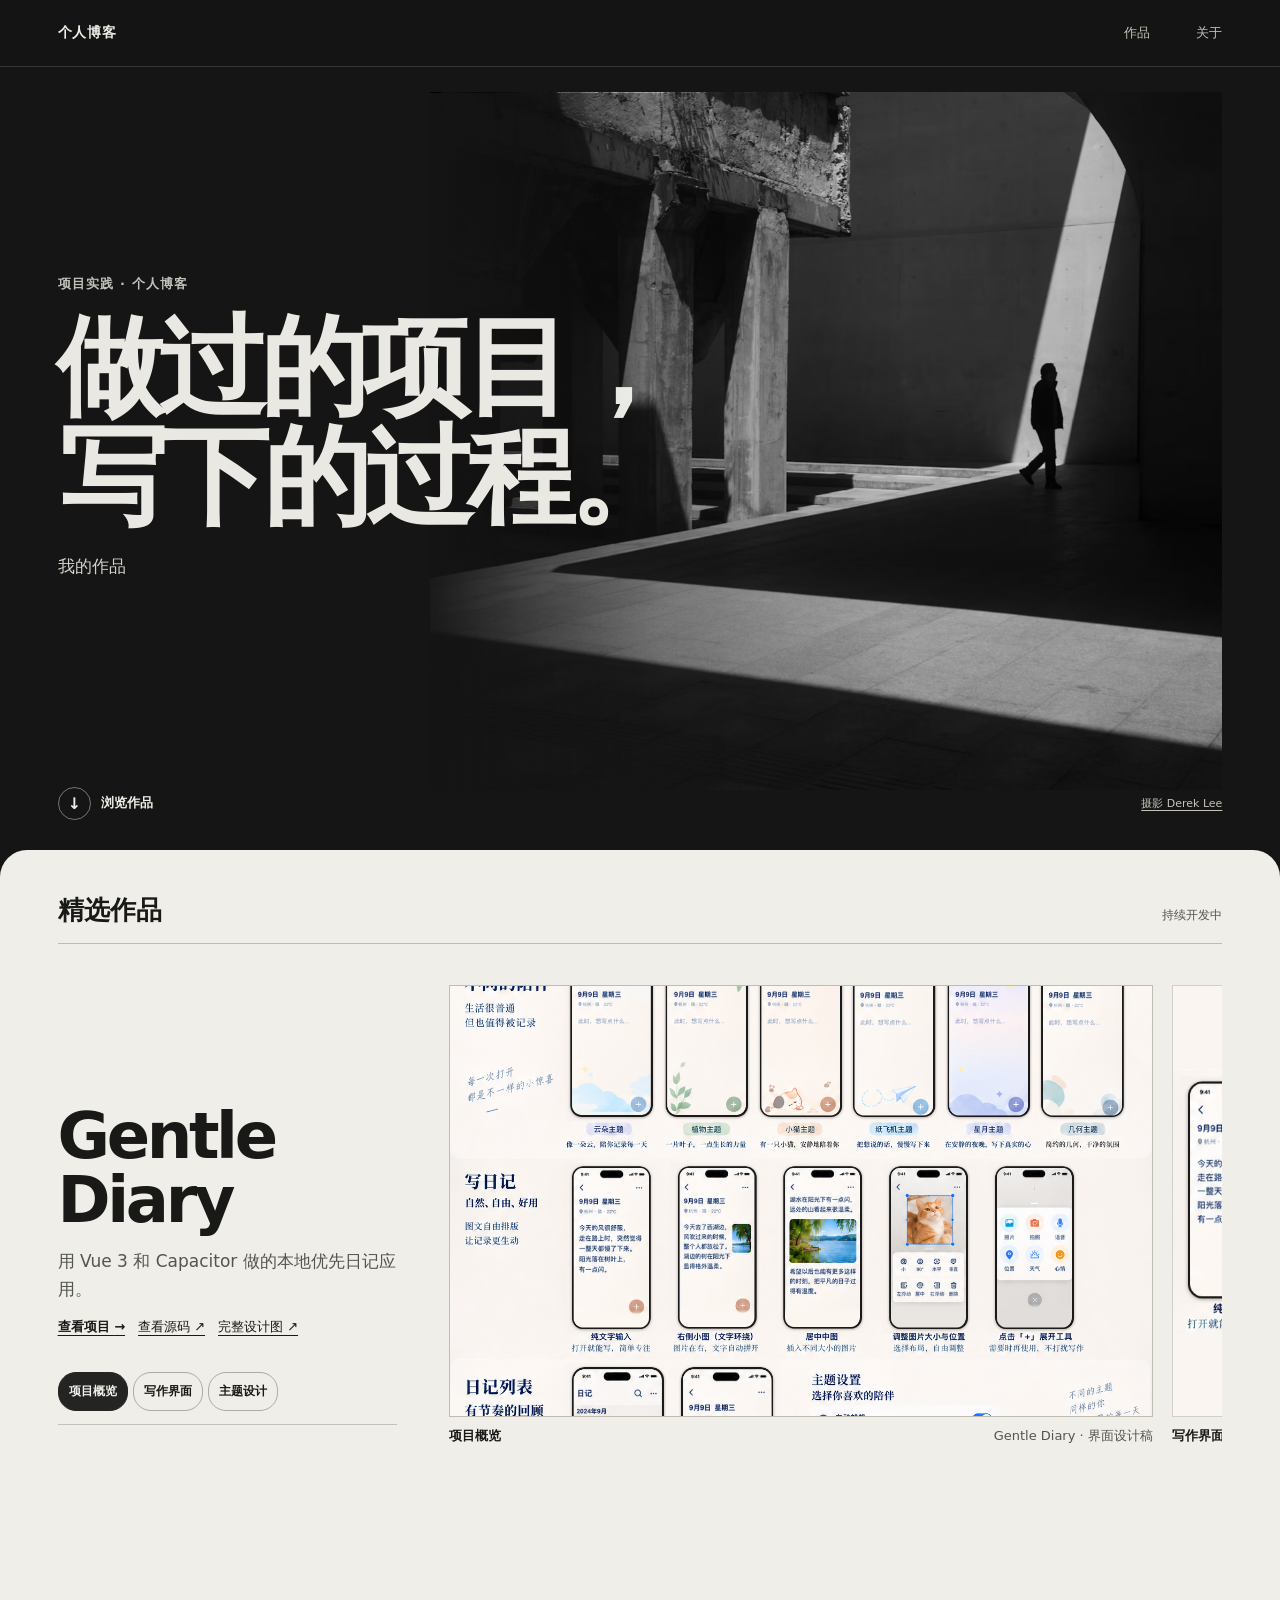
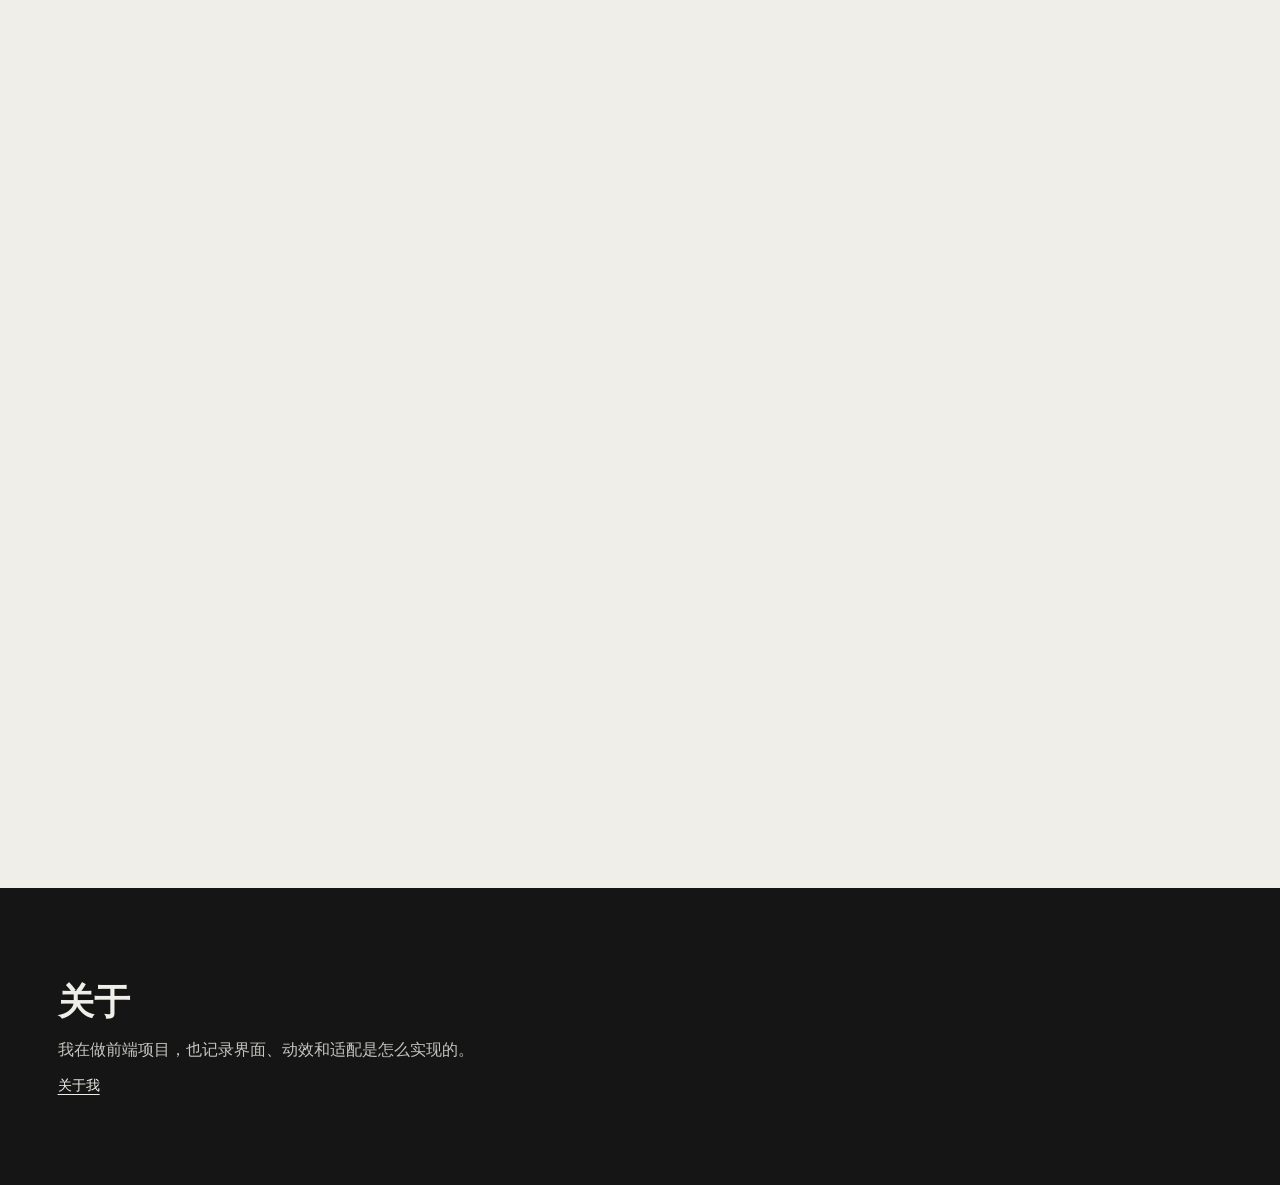
<file: index.html>
<!DOCTYPE html>
<html lang="zh-CN">
<head>
  <meta charset="utf-8">
  <meta name="viewport" content="width=device-width, initial-scale=1">
  <title>个人博客 · 前端作品与开发记录</title>
  <meta name="description" content="前端作品与开发记录，精选项目 Gentle Diary。">
  <link rel="canonical" href="https://zengxhzz.github.io/personal-blog/">
  <meta property="og:type" content="website">
  <meta property="og:title" content="个人博客 · 前端作品与开发记录">
  <meta property="og:description" content="前端作品与开发记录，精选项目 Gentle Diary。">
  <meta property="og:url" content="https://zengxhzz.github.io/personal-blog/">
  <link rel="stylesheet" href="assets/site.css">
</head>
<body>
  <a class="skip-link" href="#main-content">跳到正文</a>
  <header class="top">
    <div class="top-row wrap">
      <a class="brand" href="#home">个人博客</a>
      <nav aria-label="主导航">
        <a href="#work">作品</a>
        <a href="about.html">关于</a>
      </nav>
    </div>
    <div class="progress" aria-hidden="true"></div>
  </header>

  <main id="main-content" tabindex="-1">
    <section class="intro" id="home" aria-labelledby="home-title">
      <div class="intro-content wrap">
        <figure class="cover-photo">
          <img src="assets/gallery-cover.avif" alt="黑白摄影，一位行人穿过混凝土长廊的光影" fetchpriority="high">
        </figure>
        <div class="headline">
          <p class="kicker">项目实践 · 个人博客</p>
          <h1 id="home-title"><span>做过的项目，</span><span>写下的过程。</span></h1>
          <p>我的作品</p>
        </div>
        <div class="intro-actions">
          <a class="scroll-link" href="#work"><span aria-hidden="true">↓</span>浏览作品</a>
          <a class="credit" href="https://unsplash.com/photos/grayscale-photo-of-woman-walking-on-hallway-crLZQ0DF1_Y" target="_blank" rel="noopener">摄影 Derek Lee</a>
        </div>
      </div>
    </section>

    <section class="work" id="work" aria-labelledby="work-title">
      <div class="work-scene wrap">
        <div class="section-line"><h2 id="work-title">精选作品</h2><span>持续开发中</span></div>
        <article class="project">
          <div class="project-copy">
            <h3>Gentle<br> Diary</h3>
            <p>用 Vue 3 和 Capacitor 做的本地优先日记应用。</p>
            <div class="project-links">
              <a class="project-details-link" href="projects/gentle-diary.html">查看项目 <span aria-hidden="true">→</span></a>
              <a href="https://github.com/zengxhzz/gentle-diary" target="_blank" rel="noopener">查看源码 ↗</a>
              <a href="assets/gentle-diary-design.png" target="_blank" rel="noopener">完整设计图 ↗</a>
            </div>
            <div class="gallery-nav" role="group" aria-label="作品图集">
              <button type="button" data-plate="0" aria-controls="work-gallery" aria-pressed="true">项目概览</button>
              <button type="button" data-plate="1" aria-controls="work-gallery" aria-pressed="false">写作界面</button>
              <button type="button" data-plate="2" aria-controls="work-gallery" aria-pressed="false">主题设计</button>
            </div>
            <div class="gallery-progress" aria-hidden="true"><span></span></div>
          </div>
          <div class="gallery" id="work-gallery" role="region" aria-label="Gentle Diary 设计图集">
            <div class="gallery-track">
              <figure class="plate plate-overview">
                <div class="plate-image"><img src="assets/gentle-diary-design.png" alt="Gentle Diary 的编辑器、日历与主题设计总览" width="1312" height="1199" fetchpriority="low" decoding="async"></div>
                <figcaption><strong>项目概览</strong><span>Gentle Diary · 界面设计稿</span></figcaption>
              </figure>
              <figure class="plate plate-writing">
                <div class="plate-image"><div class="plate-detail"><img src="assets/gentle-diary-design.png" alt="Gentle Diary 设计稿中，带有图片和格式工具的五个写作界面" width="1312" height="1199" fetchpriority="low" decoding="async"></div></div>
                <figcaption><strong>写作界面</strong><span>草稿编辑、图片排版与工具入口</span></figcaption>
              </figure>
              <figure class="plate plate-themes">
                <div class="plate-image"><div class="plate-detail"><img src="assets/gentle-diary-design.png" alt="Gentle Diary 设计稿中的六个主题样式" width="1312" height="1199" fetchpriority="low" decoding="async"></div></div>
                <figcaption><strong>主题设计</strong><span>同一个写作界面的不同主题</span></figcaption>
              </figure>
            </div>
          </div>
        </article>
      </div>
    </section>

    <section class="about wrap" id="about" aria-labelledby="about-title">
      <h2 id="about-title">关于</h2>
      <p>我在做前端项目，也记录界面、动效和适配是怎么实现的。</p>
      <a href="about.html">关于我</a>
    </section>
  </main>

  <script src="assets/site.js" defer></script>
</body>
</html>
</file>
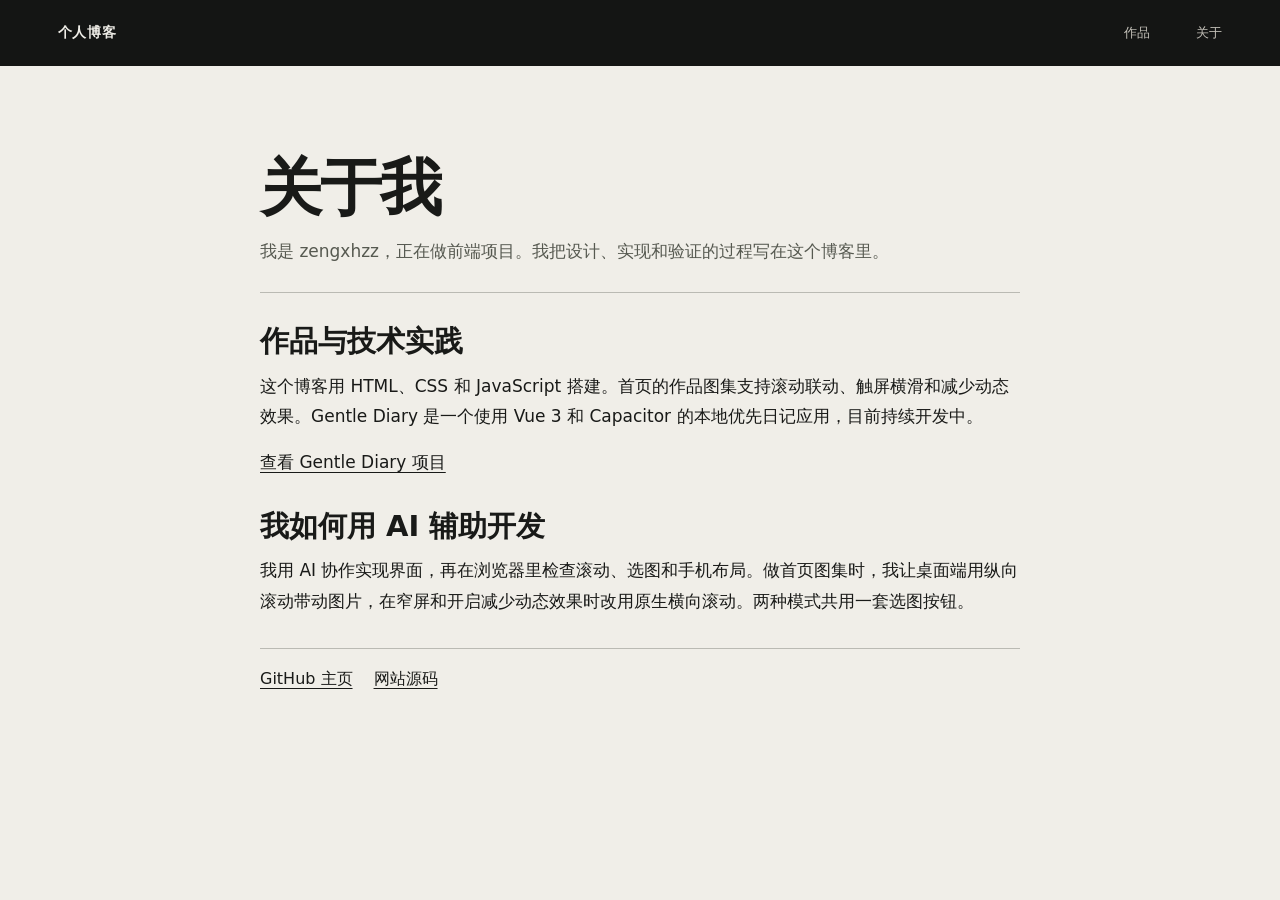
<file: about.html>
<!DOCTYPE html>
<html lang="zh-CN">
<head>
  <meta charset="utf-8">
  <meta name="viewport" content="width=device-width, initial-scale=1">
  <meta name="description" content="关于个人博客作者 zengxhzz，查看前端作品、AI 协作实践和 GitHub。">
  <title>关于 · 个人博客</title>
  <link rel="canonical" href="https://zengxhzz.github.io/personal-blog/about.html">
  <link rel="stylesheet" href="assets/site.css">
  <link rel="stylesheet" href="assets/reading.css">
</head>
<body class="reading">
  <a class="skip-link" href="#main-content">跳到正文</a>
  <header class="top">
    <div class="top-row wrap">
      <a class="brand" href="index.html">个人博客</a>
      <nav aria-label="主导航">
        <a href="index.html#work">作品</a>
        <a href="about.html" aria-current="page">关于</a>
      </nav>
    </div>
  </header>
  <main class="reading-content" id="main-content" tabindex="-1">
    <header>
      <h1>关于我</h1>
      <p class="reading-lead">我是 zengxhzz，正在做前端项目。我把设计、实现和验证的过程写在这个博客里。</p>
    </header>
    <section aria-labelledby="about-work">
      <h2 id="about-work">作品与技术实践</h2>
      <p>这个博客用 HTML、CSS 和 JavaScript 搭建。首页的作品图集支持滚动联动、触屏横滑和减少动态效果。Gentle Diary 是一个使用 Vue 3 和 Capacitor 的本地优先日记应用，目前持续开发中。</p>
      <p><a href="projects/gentle-diary.html">查看 Gentle Diary 项目</a></p>
    </section>
    <section aria-labelledby="about-collaboration">
      <h2 id="about-collaboration">我如何用 AI 辅助开发</h2>
      <p>我用 AI 协作实现界面，再在浏览器里检查滚动、选图和手机布局。做首页图集时，我让桌面端用纵向滚动带动图片，在窄屏和开启减少动态效果时改用原生横向滚动。两种模式共用一套选图按钮。</p>
    </section>
    <nav class="reading-links" aria-label="公开资料">
      <a href="https://github.com/zengxhzz">GitHub 主页</a>
      <a href="https://github.com/zengxhzz/personal-blog">网站源码</a>
    </nav>
  </main>
</body>
</html>
</file>
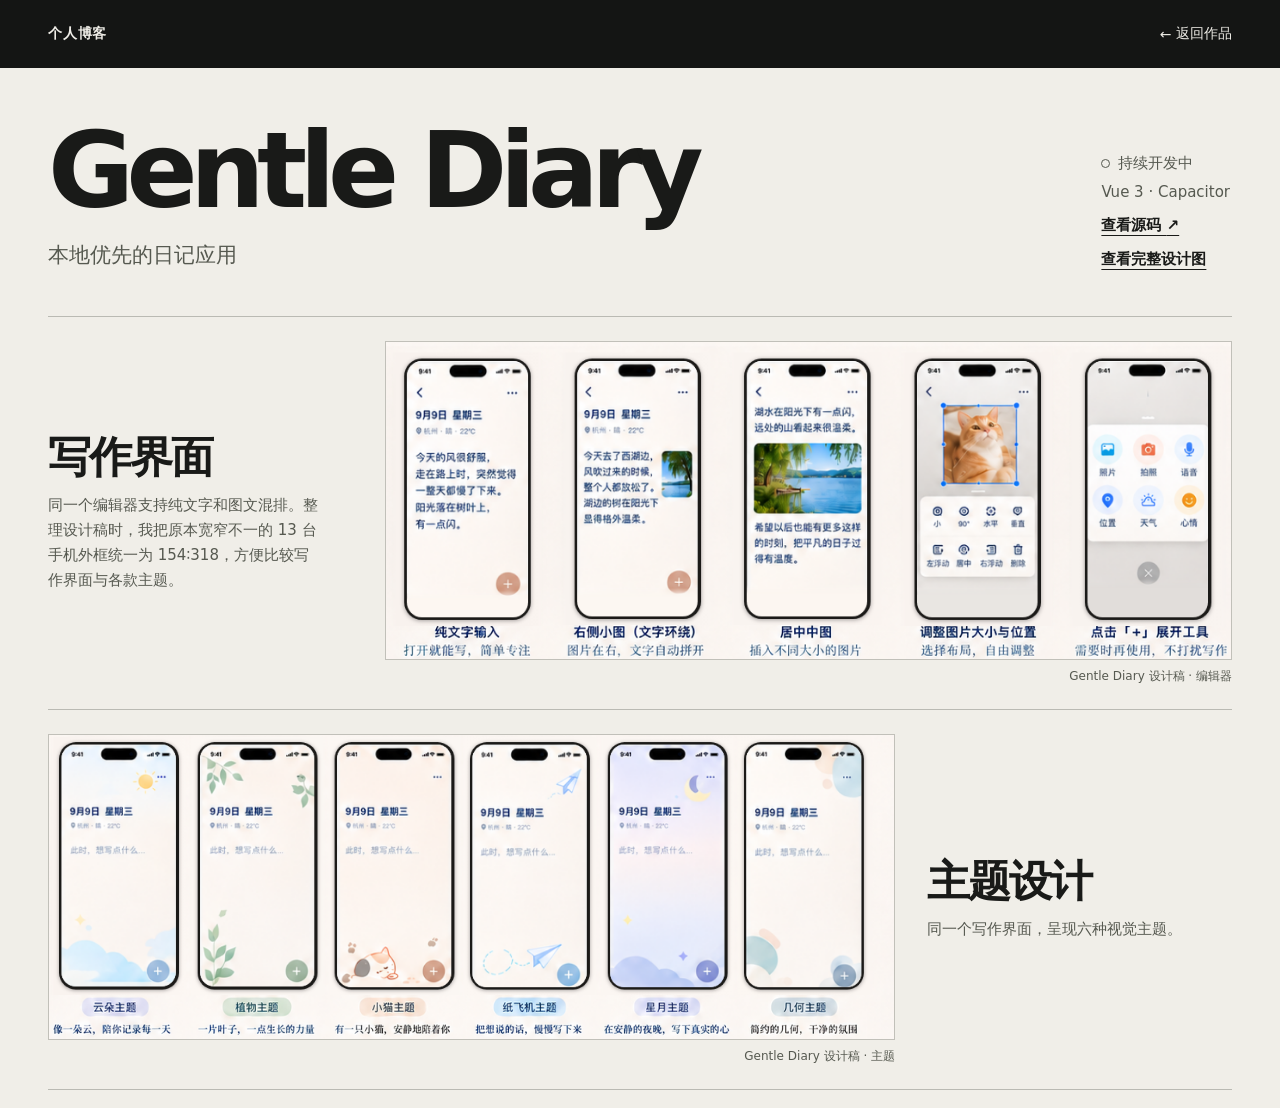
<file: projects/gentle-diary.html>
<!DOCTYPE html>
<html lang="zh-CN">
<head>
  <meta charset="utf-8">
  <meta name="viewport" content="width=device-width, initial-scale=1">
  <meta name="description" content="Gentle Diary 是一款本地优先的日记应用。浏览它的写作界面和六款主题设计。">
  <title>Gentle Diary · 个人博客</title>
  <link rel="canonical" href="https://zengxhzz.github.io/personal-blog/projects/gentle-diary.html">
  <meta property="og:type" content="website">
  <meta property="og:title" content="Gentle Diary · 个人博客">
  <meta property="og:description" content="Gentle Diary 是一款本地优先的日记应用。浏览它的写作界面和六款主题设计。">
  <meta property="og:url" content="https://zengxhzz.github.io/personal-blog/projects/gentle-diary.html">
  <meta property="og:image" content="https://zengxhzz.github.io/personal-blog/docs/previews/gentle-diary-detail.png">
  <meta property="og:image:alt" content="Gentle Diary 写作界面和主题设计预览">
  <link rel="stylesheet" href="../assets/site.css">
  <link rel="stylesheet" href="../assets/project-detail.css">
</head>
<body class="project-detail">
  <a class="skip-link" href="#main-content">跳到正文</a>
  <header class="top">
    <div class="top-row wrap">
      <a class="brand" href="../index.html">个人博客</a>
      <nav aria-label="作品导航">
        <a href="../index.html#work"><span aria-hidden="true">←&nbsp;</span>返回作品</a>
      </nav>
    </div>
  </header>

  <main class="wrap" id="main-content" tabindex="-1">
    <section class="case-masthead" aria-labelledby="project-title">
      <div>
        <h1 id="project-title">Gentle Diary</h1>
        <p class="case-intro">本地优先的日记应用</p>
      </div>
      <div class="case-meta">
        <p class="case-status">持续开发中</p>
        <p>Vue 3 · Capacitor</p>
        <a href="https://github.com/zengxhzz/gentle-diary" target="_blank" rel="noopener">查看源码 <span aria-hidden="true">↗</span></a>
        <a href="../assets/gentle-diary-design.png">查看完整设计图</a>
      </div>
    </section>

    <section class="case-feature" aria-labelledby="writing-title">
      <div class="case-copy">
        <h2 id="writing-title">写作界面</h2>
        <p>同一个编辑器支持纯文字和图文混排。整理设计稿时，我把原本宽窄不一的 13 台手机外框统一为 154∶318，方便比较写作界面与各款主题。</p>
      </div>
      <figure class="case-figure plate-writing">
        <div class="plate-detail case-image">
          <img src="../assets/gentle-diary-design.png" width="1312" height="1199" decoding="async"
            alt="五个日记写作界面的设计稿，展示纯文字、图文混排、图片调整和工具入口">
        </div>
        <figcaption>Gentle Diary 设计稿 · 编辑器</figcaption>
      </figure>
    </section>

    <section class="case-feature case-feature-themes" aria-labelledby="themes-title">
      <div class="case-copy">
        <h2 id="themes-title">主题设计</h2>
        <p>同一个写作界面，呈现六种视觉主题。</p>
      </div>
      <figure class="case-figure plate-themes">
        <div class="plate-detail case-image">
          <img src="../assets/gentle-diary-design.png" width="1312" height="1199" decoding="async"
            alt="六款写作界面主题，依次为云朵、植物、小猫、纸飞机、星月和几何">
        </div>
        <figcaption>Gentle Diary 设计稿 · 主题</figcaption>
      </figure>
    </section>
  </main>
</body>
</html>
</file>
<file: assets/site.css>
* { box-sizing: border-box; }
:root { --black: #141514; --chalk: #f0eee8; --nav-height: 66px; }
html { scroll-behavior: smooth; scrollbar-width: none; }
html::-webkit-scrollbar { display: none; }
body {
  margin: 0; overflow-x: clip; background: var(--black); color: var(--chalk);
  font-family: "Segoe UI", "Microsoft YaHei UI", "PingFang SC", system-ui, sans-serif;
}
a { color: inherit; }
:focus-visible { outline: 2px solid currentColor; outline-offset: 5px; }
.skip-link {
  position: fixed;
  inset: 12px auto auto 12px;
  z-index: 6;
  transform: translateY(calc(-100% - 16px));
  padding: 8px 14px;
  background: var(--chalk);
  color: var(--black);
}
.skip-link:focus { transform: none; }
#main-content { scroll-margin-top: var(--nav-height); }
.wrap { width: min(1440px, calc(100% - clamp(38px, 9vw, 150px))); margin-inline: auto; }
.top {
  position: sticky; top: 0; z-index: 4; color: var(--chalk);
  background: #141514ee; backdrop-filter: blur(12px); border-bottom: 1px solid #ffffff24;
}
.top-row { min-height: var(--nav-height); display: flex; align-items: center; justify-content: space-between; gap: 14px; }
.brand { text-decoration: none; font-size: 14px; font-weight: 750; letter-spacing: .055em; white-space: nowrap; }
.top nav { display: flex; gap: clamp(14px, 3.6vw, 50px); }
.top nav a { display: inline-flex; align-items: center; min-height: 42px; padding-block: 3px; text-decoration: none; font-size: 13px; color: #c5c2ba; }
.top nav a[aria-current="location"], .top nav a:hover { color: #fff; text-decoration: underline; text-underline-offset: 5px; }
.progress { position: absolute; inset: auto 0 -1px; height: 2px; background: #f0eee8; transform: scaleX(var(--progress, 0)); transform-origin: 0; }
main section[id] { scroll-margin-top: var(--nav-height); }

.intro { position: relative; isolation: isolate; }
.intro-content { position: relative; display: flex; flex-direction: column; justify-content: center; min-height: min(790px, 87svh); padding: 62px 0 116px; }
.cover-photo {
  position: absolute; z-index: -1; overflow: hidden; inset: 24px 0 62px 32%;
  margin: 0; background: #383937;
  transform: translate3d(0, var(--cover-y, 0px), 0);
  clip-path: inset(0 var(--cover-clip, 0%) 0 0);
}
.cover-photo img {
  width: 100%; height: 100%; display: block; object-fit: cover; object-position: 61% 50%;
  transform: translate3d(0, var(--cover-img-y, 0px), 0) scale(var(--cover-scale, 1.04));
}
.cover-photo::after {
  content: ""; position: absolute; inset: 0;
  background: linear-gradient(90deg, #141514f6 0%, #14151457 29%, transparent 60%), linear-gradient(0deg, #14151455, transparent 42%);
}
.headline { transform: translate3d(var(--headline-x,0px), var(--headline-y,0px), 0); opacity: var(--headline-opacity,1); }
.kicker { margin: 0 0 19px; color: #c7c5bf; font-size: 13px; font-weight: 650; letter-spacing: .09em; }
.headline h1 { margin: 0; font-size: clamp(44px, 8.4vw, 128px); font-weight: 750; line-height: 1.02; letter-spacing: -.055em; }
.headline h1 span { display: block; }
.headline p:last-child { margin: 21px 0 0; color: #dad8d1; font-size: clamp(14px, 1.4vw, 17px); line-height: 1.6; }
.intro-actions { position: absolute; inset: auto 0 27px; display: flex; justify-content: space-between; align-items: center; gap: 10px 16px; }
.scroll-link { display: inline-flex; align-items: center; gap: 10px; min-height: 40px; text-decoration: none; font-weight: 650; font-size: 13px; }
.scroll-link:hover { text-decoration: underline; text-underline-offset: 5px; }
.scroll-link span { display: grid; place-items: center; width: 33px; height: 33px; border-radius: 50%; border: 1px solid #ffffff69; font-size: 16px; }
.credit { color: #c5c2ba; font-size: 11px; text-underline-offset: 3px; }

.work {
  min-height: max(1100px, 182svh); background: var(--chalk); color: #191a18;
  border-radius: 27px 27px 0 0;
}
.work-scene { position: sticky; top: var(--nav-height); padding-block: clamp(25px, 4.8vh, 60px); }
.section-line { display: flex; justify-content: space-between; gap: 14px; align-items: baseline; border-bottom: 1px solid #26292440; padding-bottom: 15px; }
.section-line h2 { margin: 0; font-size: clamp(20px, 2vw, 29px); }
.section-line span { color: #53554f; font-size: 12px; }
.project { display: grid; grid-template-columns: minmax(0, .61fr) minmax(0, 1.39fr); gap: clamp(19px, 4.1vw, 67px); align-items: center; padding-top: clamp(22px, 3.2vw, 49px); }
.project-copy { min-width: 0; transform: translate3d(0, var(--project-copy-y, 0px), 0); }
.project-copy h3 { margin: 0; font-size: clamp(35px, 5vw, 78px); line-height: .99; letter-spacing: -.053em; overflow-wrap: anywhere; }
.project-copy > p { margin: 15px 0 15px; font-size: clamp(14px, 1.4vw, 17px); line-height: 1.65; color: #535650; }
.project-links { display: flex; flex-wrap: wrap; gap: 13px; font-size: 13px; }
.project-links a { text-underline-offset: 4px; }
.project-details-link { font-weight: 700; }
.gallery-nav { display: flex; flex-wrap: wrap; gap: 5px; margin-top: clamp(19px, 4vh, 42px); }
.gallery-nav button {
  display: inline-flex; align-items: center; min-height: 39px; padding: 6px 10px;
  font: inherit; font-size: 12px; font-weight: 650; color: inherit; cursor: pointer;
  border: 1px solid #26292455; border-radius: 18px; background: transparent;
}
.gallery-nav button[aria-pressed="true"], .gallery-nav button:hover { background: #242522; border-color: #242522; color: var(--chalk); }
.gallery-progress { height: 1px; margin-top: 13px; background: #25272338; }
.gallery-progress span { display: block; height: 1px; background: #191a18; transform: scaleX(var(--gallery-progress, 0)); transform-origin: left; }
.gallery { min-width: 0; overflow: hidden; }
.gallery-track {
  position: relative; display: grid; grid-auto-flow: column; grid-auto-columns: 91%; gap: clamp(11px, 1.5vw, 21px);
  transform: translate3d(var(--gallery-x, 0px), 0, 0);
}
.plate { min-width: 0; margin: 0; }
.plate-image { position: relative; overflow: hidden; height: min(48svh, 540px); border: 1px solid #26292430; background: #e4dfd3; }
.plate-image img { display: block; width: 100%; height: 100%; object-fit: cover; }
.plate-overview img { object-position: center 24%; }
.plate-writing .plate-image, .plate-themes .plate-image { display: grid; align-items: center; background: #faf5f0; }
.plate-detail { position: relative; width: 100%; aspect-ratio: var(--detail-ratio); overflow: hidden; }
.plate-detail img { position: absolute; left: var(--detail-left); top: var(--detail-top); width: var(--detail-width); height: auto; }
.plate-writing { --detail-ratio: 982 / 369; --detail-left: -21.08%; --detail-top: -112.47%; --detail-width: 133.60%; }
.plate-themes { --detail-ratio: 1086 / 393; --detail-left: -19.52%; --detail-top: -3.05%; --detail-width: 120.81%; }
.plate figcaption { display: flex; justify-content: space-between; align-items: baseline; gap: 7px 14px; padding-top: 10px; font-size: 13px; }
.plate figcaption span { color: #535650; }
.headline h1 span { transform: translate3d(var(--line-x, 0px),0,0); }
.headline h1 span:first-child { --line-x: var(--headline-first,0px); }
.headline h1 span:last-child { --line-x: var(--headline-second,0px); }
@media (max-width: 720px), (prefers-reduced-motion: reduce) {
  .work { min-height: 0; }
  .work-scene { position: static; }
  .gallery { overflow-x: auto; scroll-snap-type: x mandatory; scrollbar-color: #77776a #d8d5ca; }
  .gallery-track { transform: none; grid-auto-columns: 89%; }
  .plate { scroll-snap-align: start; }
  .gallery-nav button { min-height: 44px; }
  .headline h1 span { transform: none; }
}
@media (max-width: 720px) {
  .plate-image { height: clamp(190px, 50vw, 420px); }
  .plate figcaption { display: block; }
  .plate figcaption span { display: block; margin-top: 4px; }
}

.about { padding-block: clamp(46px, 7vw, 101px); }
.about h2 { margin: 0 0 10px; font-size: clamp(22px, 3vw, 36px); }
.about p { max-width: 32em; margin: 0 0 12px; color: #c7c5bf; line-height: 1.65; }
.about a { text-underline-offset: 4px; font-size: 14px; }

@media (max-width: 720px) {
  :root { --nav-height: 58px; }
  .intro-content { min-height: 0; padding: 0 0 60px; }
  .cover-photo { position: relative; inset: auto; z-index: auto; margin-top: 20px; height: clamp(240px, 63vw, 400px); order: 1; }
  .cover-photo::after { background: linear-gradient(0deg, #14151439, transparent 65%); }
  .headline { margin: 30px 0 12px; transform: none; opacity: 1; }
  .headline h1 { font-size: clamp(42px, 10vw, 70px); }
  .headline .kicker { margin-bottom: 11px; }
  .headline p:last-child { margin-top: 13px; }
  .intro-actions { bottom: 8px; }
  .work { min-height: 0; border-radius: 16px 16px 0 0; }
  .work-scene { position: static; }
  .project { grid-template-columns: 1fr; gap: 22px; }
  .project-copy { transform: none; }
  .project-copy h3 br { display: none; }
  .project-copy p { margin: 11px 0 13px; }
}
@media (prefers-reduced-motion: reduce) {
  html { scroll-behavior: auto; }
  .cover-photo, .cover-photo img, .headline, .project-copy { transform: none; clip-path: none; opacity: 1; }
}
</file>
<file: assets/reading.css>
body.reading {
  --reading-muted: #565950;
  --reading-rule: #26292444;
  background: var(--chalk);
  color: #191a18;
}

.reading .top { background: var(--black); border-bottom: 0; }
.reading-content {
  width: min(760px, calc(100% - 38px));
  margin-inline: auto;
  padding-block: clamp(36px, 7vw, 87px);
}
.reading-content header { margin-bottom: 26px; padding-bottom: 25px; border-bottom: 1px solid var(--reading-rule); }
.reading-content h1 { margin: 0; font-size: clamp(32px, 5.2vw, 62px); line-height: 1.12; letter-spacing: -.035em; }
.reading-content h2 { margin: 30px 0 10px; font-size: clamp(21px, 3vw, 29px); line-height: 1.3; }
.reading-content p { margin: 0 0 15px; font-size: 17px; line-height: 1.8; }
.reading-content .reading-lead { margin: 14px 0 0; color: var(--reading-muted); }
.reading-content a { text-underline-offset: 4px; overflow-wrap: anywhere; }
.reading-links { display: flex; flex-wrap: wrap; gap: 12px 21px; margin-top: 32px; padding-top: 20px; border-top: 1px solid var(--reading-rule); }
</file>
<file: assets/project-detail.css>
.project-detail {
  --nav-height: 68px;
  --detail-ink: #191a18;
  --detail-muted: #565950;
  --detail-rule: #26292444;
  background: var(--chalk);
  color: var(--detail-ink);
}

.project-detail .wrap { width: min(1296px, calc(100% - 96px)); }
.project-detail .top { background: var(--black); border-bottom: 0; }
.project-detail .top nav a { color: var(--chalk); font-size: 14px; }
.project-detail main { padding-bottom: 18px; }

.case-masthead {
  display: grid;
  grid-template-columns: minmax(0, 1fr) auto;
  align-items: end;
  gap: 28px;
  padding: 53px 0 45px;
  border-bottom: 1px solid var(--detail-rule);
}

.case-masthead h1 {
  margin: 0;
  font-size: clamp(45px, 8.2vw, 118px);
  line-height: .96;
  letter-spacing: -.073em;
}

.case-intro { margin: 18px 0 0; color: var(--detail-muted); font-size: 21px; line-height: 1.5; }
.case-meta { display: grid; gap: 10px; justify-items: start; padding: 3px 2px 2px 0; font-size: 15px; }
.case-meta p { margin: 0; color: var(--detail-muted); }
.case-status { display: flex; align-items: center; gap: 8px; }
.case-status::before { content: ""; width: 7px; height: 7px; border: 1px solid currentColor; border-radius: 50%; }
.case-meta a { margin-top: 5px; font-weight: 650; text-underline-offset: 5px; }

.case-feature {
  display: grid;
  grid-template-columns: minmax(204px, .36fr) minmax(0, 1fr);
  align-items: center;
  gap: 32px;
  padding-block: 24px;
  border-bottom: 1px solid var(--detail-rule);
}

.case-feature-themes { grid-template-columns: minmax(0, 1fr) minmax(204px, .36fr); }
.case-feature-themes .case-copy { grid-area: 1 / 2; }
.case-feature-themes .case-figure { grid-area: 1 / 1; }
.case-copy h2 { margin: 0 0 11px; font-size: clamp(27px, 3.35vw, 46px); line-height: 1.14; letter-spacing: -.045em; }
.case-copy p { max-width: 18em; margin: 0; color: var(--detail-muted); font-size: 15px; line-height: 1.65; }
.case-figure { min-width: 0; margin: 0; }
.case-image { border: 1px solid var(--detail-rule); background: #f9f6f0; }
.case-figure figcaption { margin-top: 8px; color: var(--detail-muted); text-align: right; font-size: 12px; }

@media (max-width: 750px) {
  .project-detail { --nav-height: 58px; }
  .project-detail .wrap { width: calc(100% - 38px); }
  .case-masthead, .case-feature { grid-template-columns: 1fr; gap: 20px; }
  .case-masthead { padding-block: 35px; }
  .case-intro { font-size: 17px; }
  .case-feature-themes .case-copy, .case-feature-themes .case-figure { grid-area: auto; }
}
</file>
